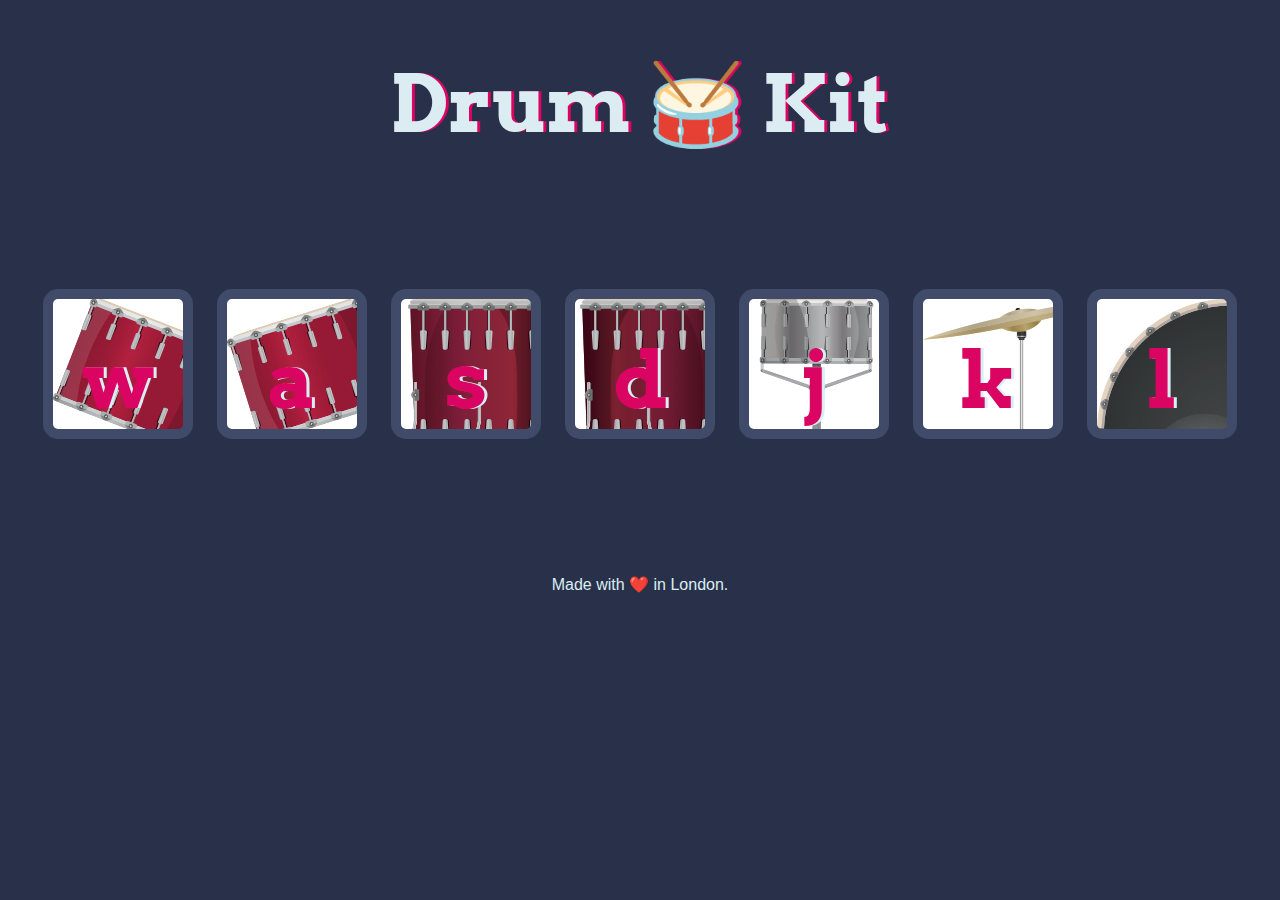
<file: Drum Kit/index.html>
<!DOCTYPE html>
<html lang="en" dir="ltr">

<head>
  <meta charset="utf-8">
  <title>Drum Kit</title>
  <link rel="stylesheet" href="styles.css">
  <link href="https://fonts.googleapis.com/css?family=Arvo" rel="stylesheet">
</head>

<body>

  <h1 id="title">Drum 🥁 Kit</h1>
  <div class="set">
    <button class="w drum">w</button>
    <button class="a drum">a</button>
    <button class="s drum">s</button>
    <button class="d drum">d</button>
    <button class="j drum">j</button>
    <button class="k drum">k</button>
    <button class="l drum">l</button>
  </div>


  <footer>
    Made with ❤️ in London.
  </footer>
  <script src="index.js"></script>
</body>

</html>
</file>
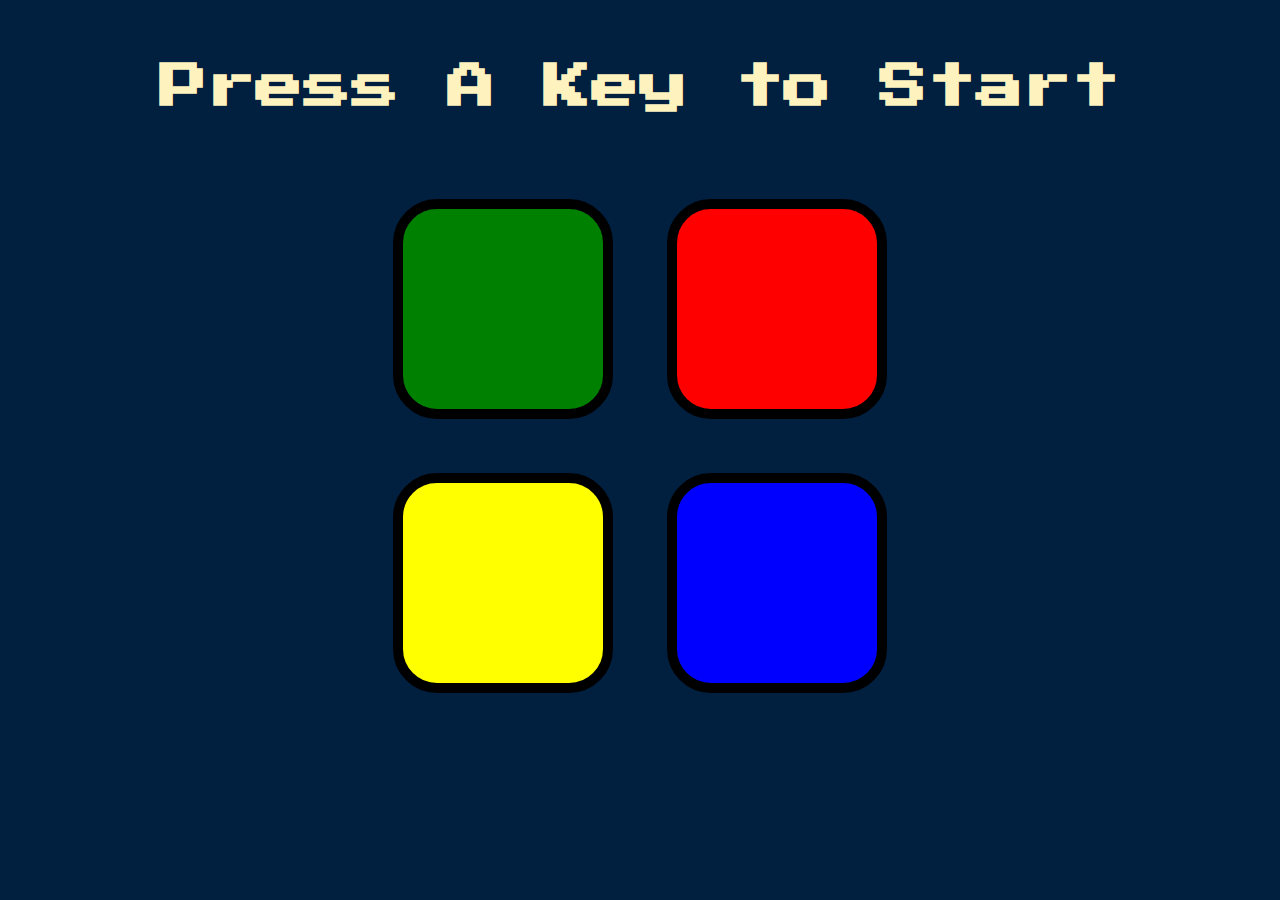
<file: Simon Game Challenge/index.html>
<!DOCTYPE html>
<html lang="en" dir="ltr">

<head>
  <meta charset="utf-8">
  <title>Simon</title>
  <link rel="stylesheet" href="styles.css">
  <link href="https://fonts.googleapis.com/css?family=Press+Start+2P" rel="stylesheet">
</head>

<body>
  <h1 id="level-title">Press A Key to Start</h1>
  <div class="container">
    <div lass="row">

      <div type="button" id="green" class="btn green">

      </div>

      <div type="button" id="red" class="btn red">

      </div>
    </div>

    <div class="row">

      <div type="button" id="yellow" class="btn yellow">

      </div>
      <div type="button" id="blue" class="btn blue">

      </div>

    </div>

  </div>
<script src="https://ajax.googleapis.com/ajax/libs/jquery/3.4.1/jquery.min.js"></script>
<script src="game.js"></script>
</body>

</html>
</file>
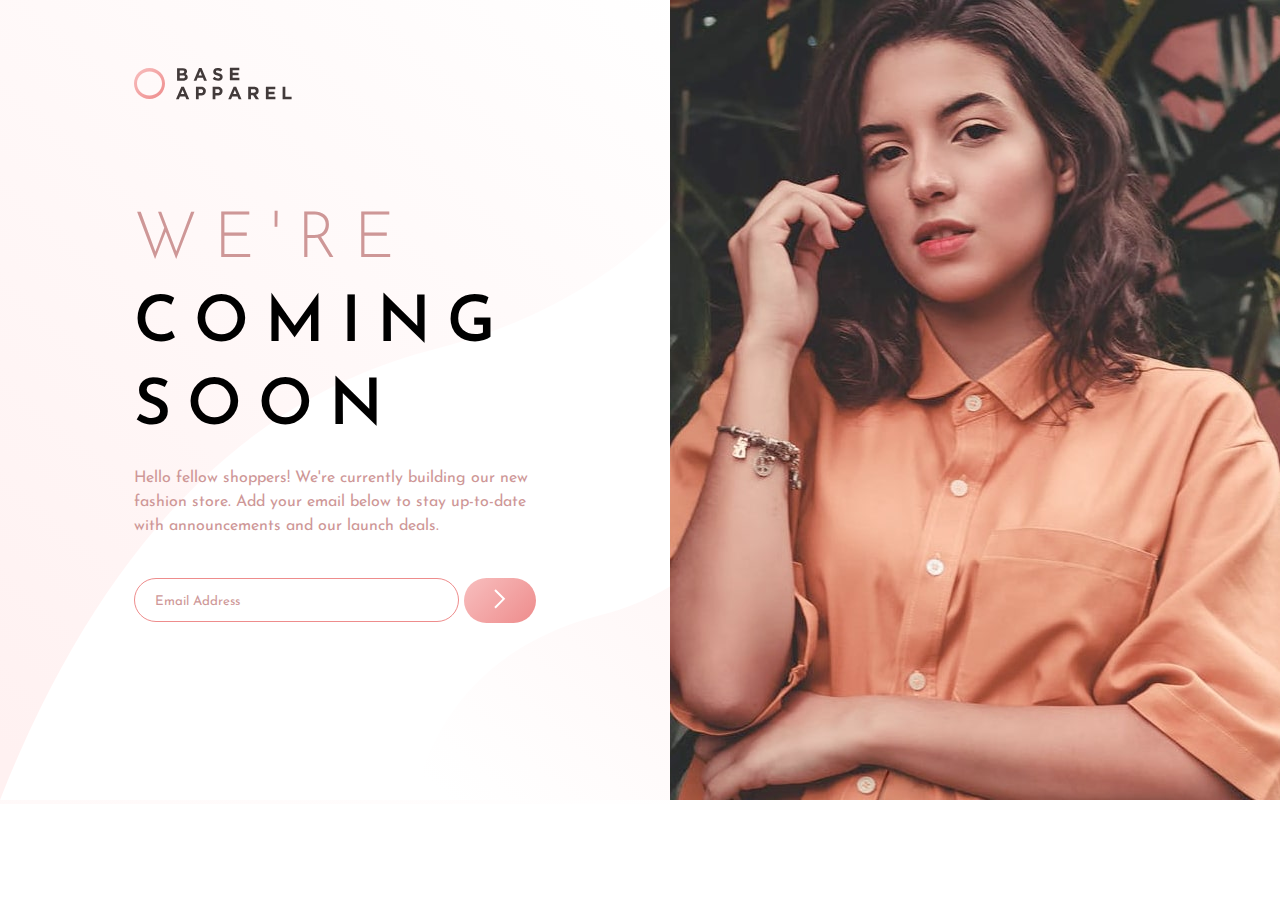
<file: Site - Coming Soon/index.html>
<!DOCTYPE html>
<html lang="en">
<head>
  <meta charset="UTF-8">
  <meta name="viewport" content="width=device-width, initial-scale=1.0"> <!-- displays site properly based on user's device -->

  <link rel="icon" type="image/png" sizes="32x32" href="./images/favicon-32x32.png">

  <!-- CSS -->
  <link rel="stylesheet" href="css/styles.css">

  <!-- GOOGLE FONTS -->
  <link href="https://fonts.googleapis.com/css2?family=Josefin+Sans:wght@300;400;600&display=swap" rel="stylesheet">
  
  <title>Frontend Mentor | Base Apparel coming soon page</title>

  <!-- Feel free to remove these styles or customise in your own stylesheet 👍 -->
  <style>
    .attribution { font-size: 11px; text-align: center; }
    .attribution a { color: hsl(228, 45%, 44%); }
  </style>
</head>


<body>

  <section class="flexbox">
    <div  class="divisao1">

      <header class="header">
        <img src="images/logo.svg" alt="logotipo">
      </header>

      <div class="textos">
      <h1 class="titulo1">WE'RE<br><span id="titulo2">COMING SOON</span></h1>

      <p> Hello fellow shoppers! We're currently building our new fashion store. 
      Add your email below to stay up-to-date with announcements and our launch deals.</p>

      <!-- Email Address - Formularios -->
      <div class="emailbox">
        <input class="email" type="email" placeholder="Email Address" >
        <button class="botao">
          <img src="images/icon-arrow.svg" alt="">
        </button>
      </div>

<!--       <footer class="rodape">
        <p class="attribution">
          Challenge by <a href="https://www.frontendmentor.io?ref=challenge" target="_blank">Frontend Mentor</a>. 
          Coded by <a href="#">Silvio Carreiro</a>.
        </p>
      </footer> -->
      </div>


    </div>




    <div class="divisao2">
      <img src="images/hero-desktop.jpg" alt="woman">
    </div>
  </div>

</body>
</html>
</file>
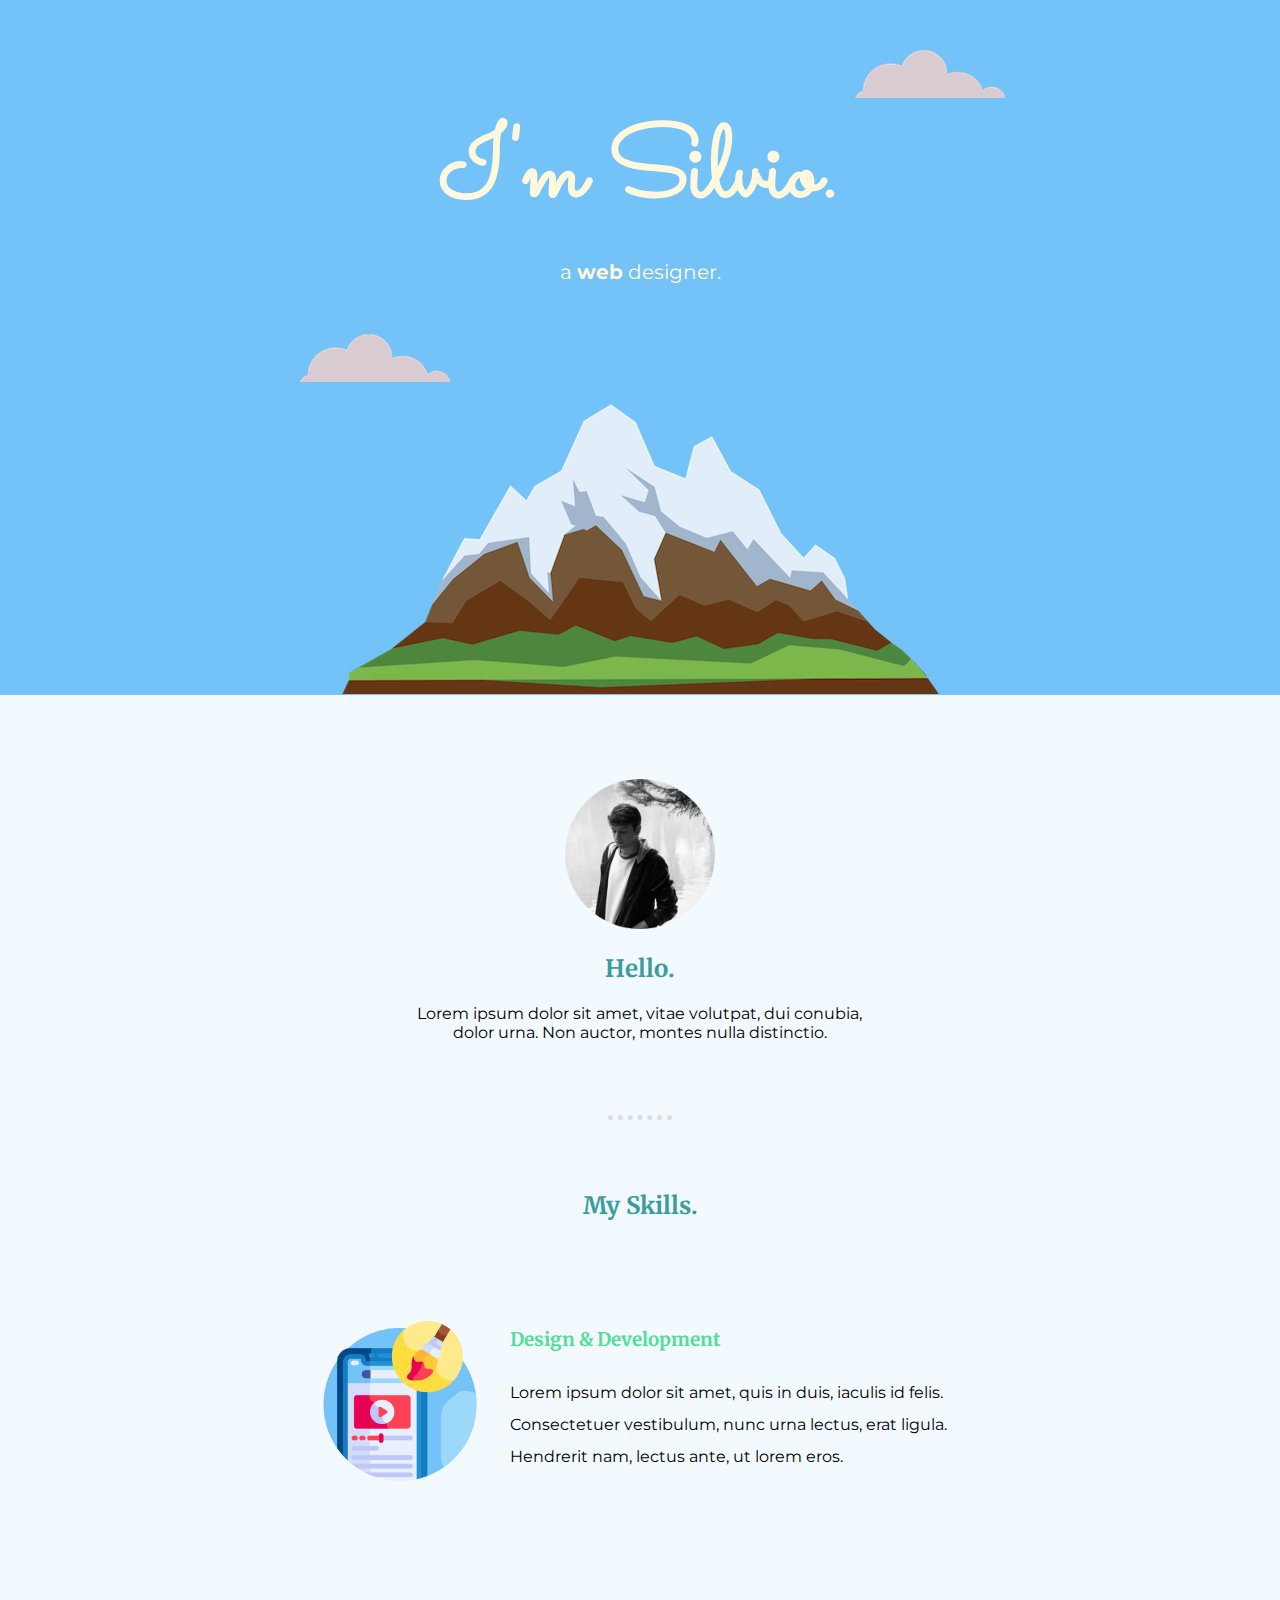
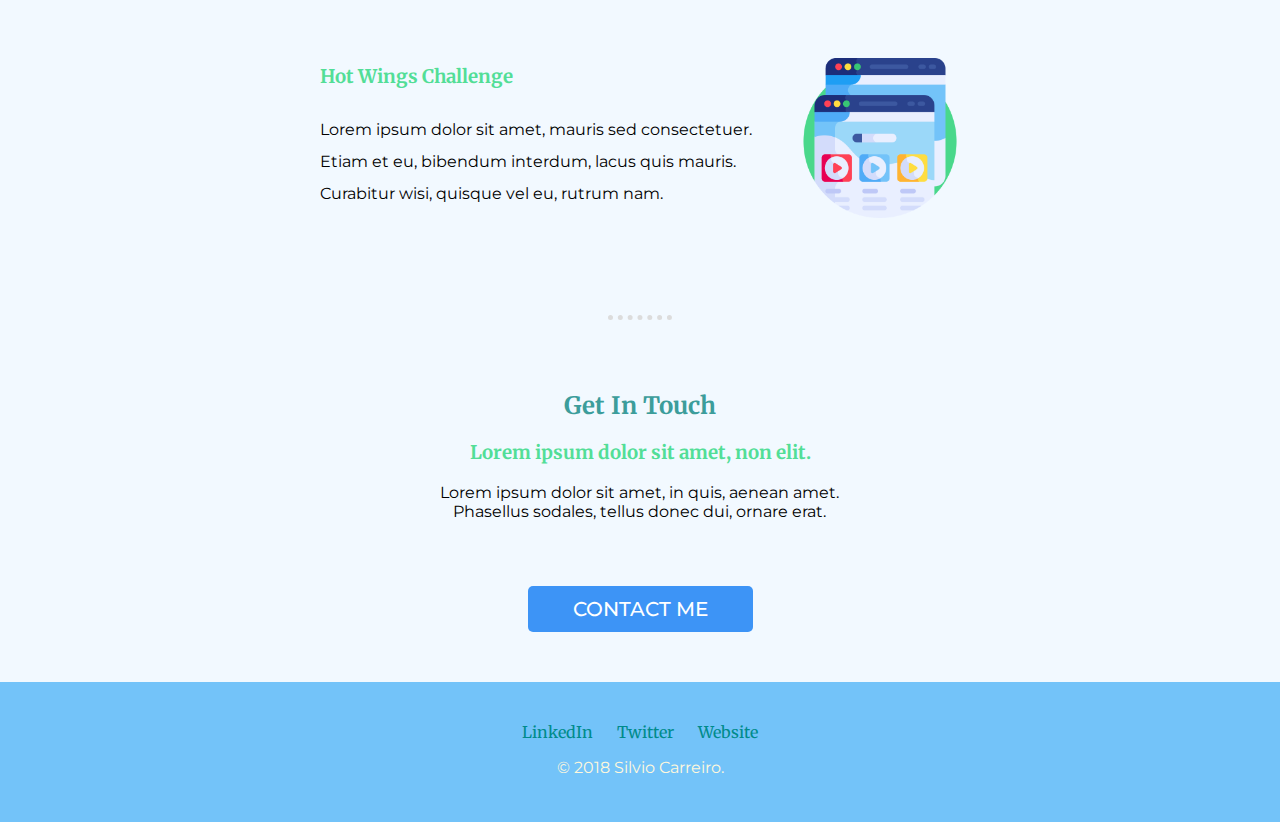
<file: Treino CSS - My Site/index.html>
<!DOCTYPE html>
<html>
<head>
    <meta charset="UTF-8">
    <meta name="viewport" content="width=device-width, initial-scale=1.0">
    <title>Silvio Carreiro</title>
    <link rel="stylesheet" href="css/styles.css">
    <link rel="icon" href="favicon.ico">
    <link href="https://fonts.googleapis.com/css?family=Merriweather|Montserrat|Sacramento&display=swap" rel="stylesheet">
</head>
<body>
    <div class="top-container">
        <img class="top-cloud" src="images/cloud.png" alt="cloud-img">
        <h1>I'm Silvio.</h1>
        <p class="subtitulo">a <strong>web</strong> designer.</p>
        <img class="bottom-cloud" src="images/cloud.png" alt="cloud-img">
        <img class="montanha" src="images/mountain.png" alt="mountain-img">
        <div class="middle-container">
            <div class="profile">
              <img class="fotoperfil" src="images/circle-cropped.png" alt="profile-img">
              <h2>Hello.</h2>
              <p class="alinhado">Lorem ipsum dolor sit amet, vitae volutpat, dui conubia, dolor urna. Non auctor, montes nulla distinctio.</p>
            </div>
            <hr>
            <div class="skills">
              <h2>My Skills.</h2>
              <div class="skill-row">
                <img class="primeiraimg" src="images/digital-learning.png" alt="learning-img">
                <h3>Design & Development</h3>
                <p>Lorem ipsum dolor sit amet, quis in duis, iaculis id felis. Consectetuer vestibulum, nunc urna lectus, erat ligula. Hendrerit nam, lectus ante, ut lorem eros.</p>
              </div>
              <div class="skill-row">
                <img class="segundaimg" src="images/computer.png" alt="computer-img">
                <h3>Hot Wings Challenge</h3>
                <p>Lorem ipsum dolor sit amet, mauris sed consectetuer. Etiam et eu, bibendum interdum, lacus quis mauris. Curabitur wisi, quisque vel eu, rutrum nam.</p>
              </div>
            </div>
            <hr>
            <div class="contact-me">
              <h2>Get In Touch</h2>
              <h3>Lorem ipsum dolor sit amet, non elit.</h3>
              <p class="alinhado">Lorem ipsum dolor sit amet, in quis, aenean amet. Phasellus sodales, tellus donec dui, ornare erat.</p>
              <a class="BUTTON_FFK" href="mailto:name@email.com">CONTACT ME</a>
            </div>
          </div>
          
          
          <div class="bottom-container">
            <a class="footer-link" href="https://www.linkedin.com/">LinkedIn</a>
            <a class="footer-link" href="https://twitter.com/">Twitter</a>
            <a class="footer-link" href="https://www.appbrewery.co/">Website</a>
            <p class="rodape">© 2018 Silvio Carreiro.</p>
          </div>
</body>
</html>
</file>
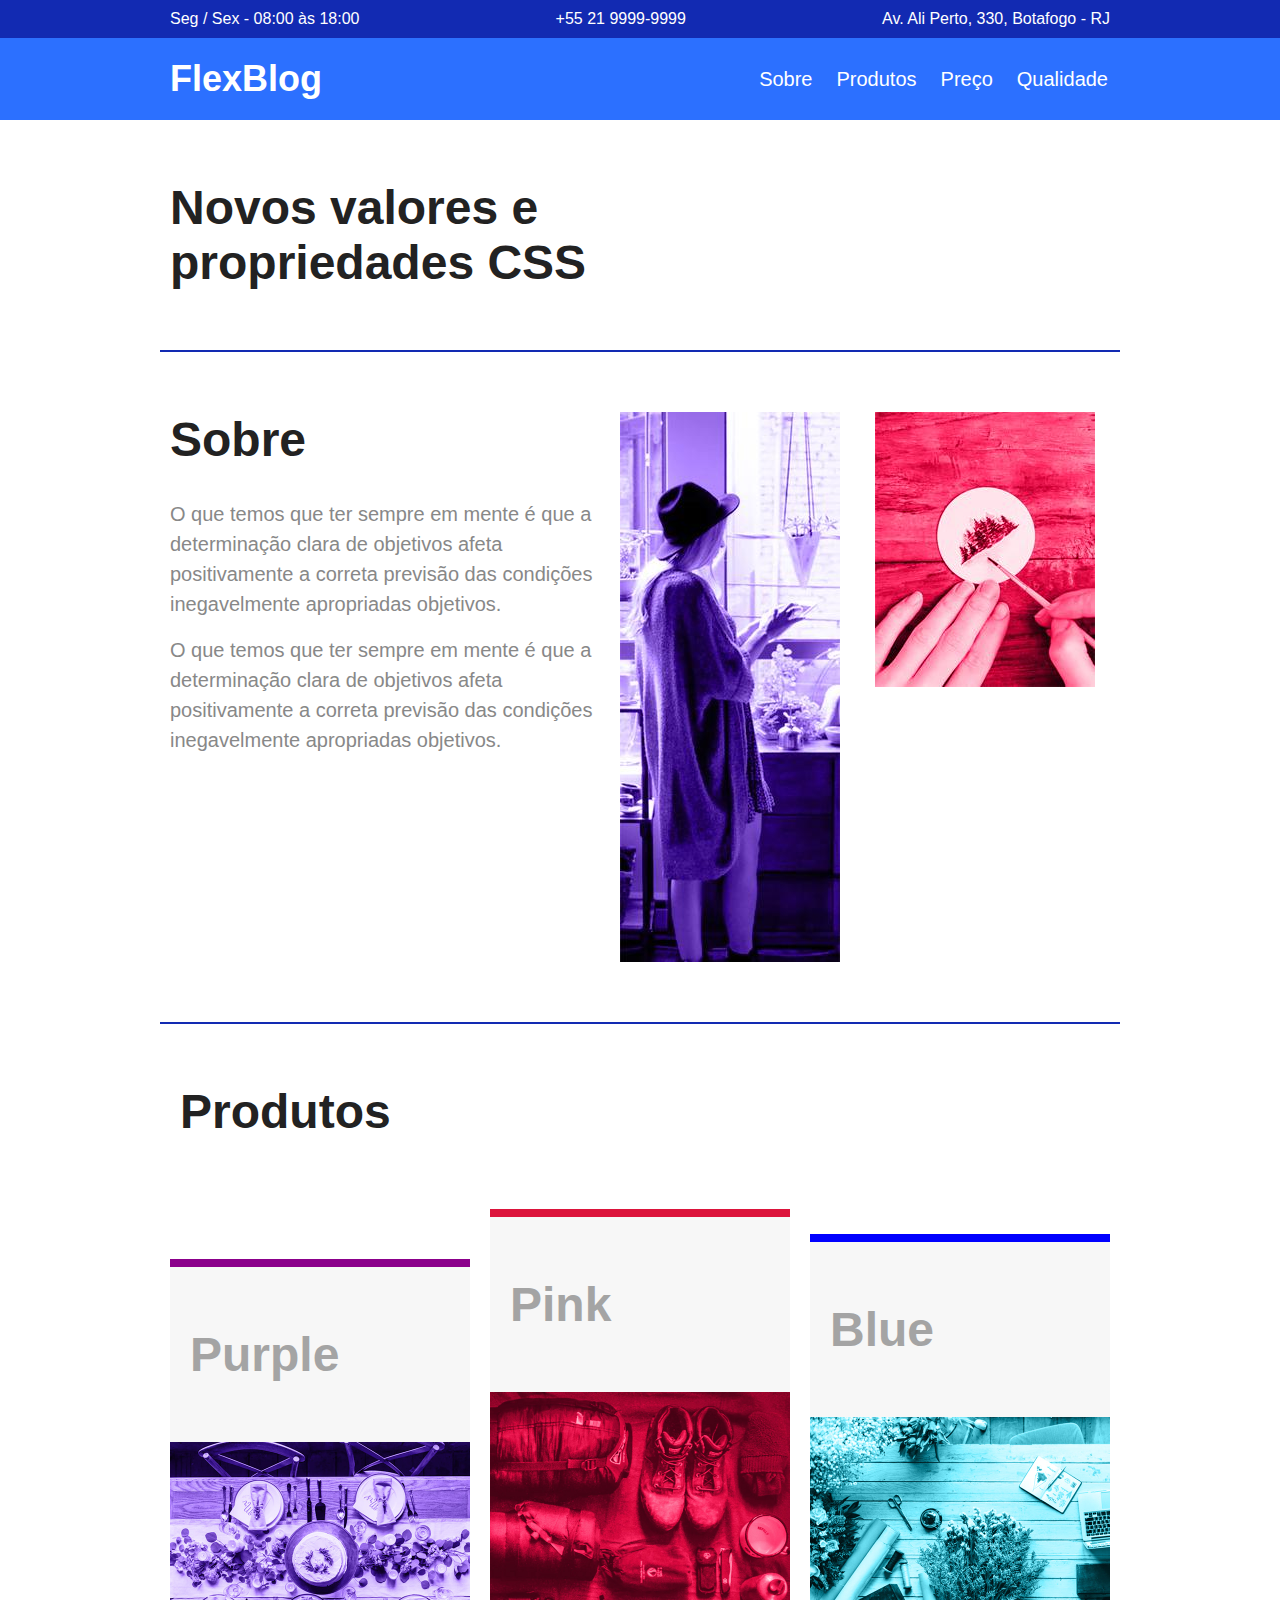
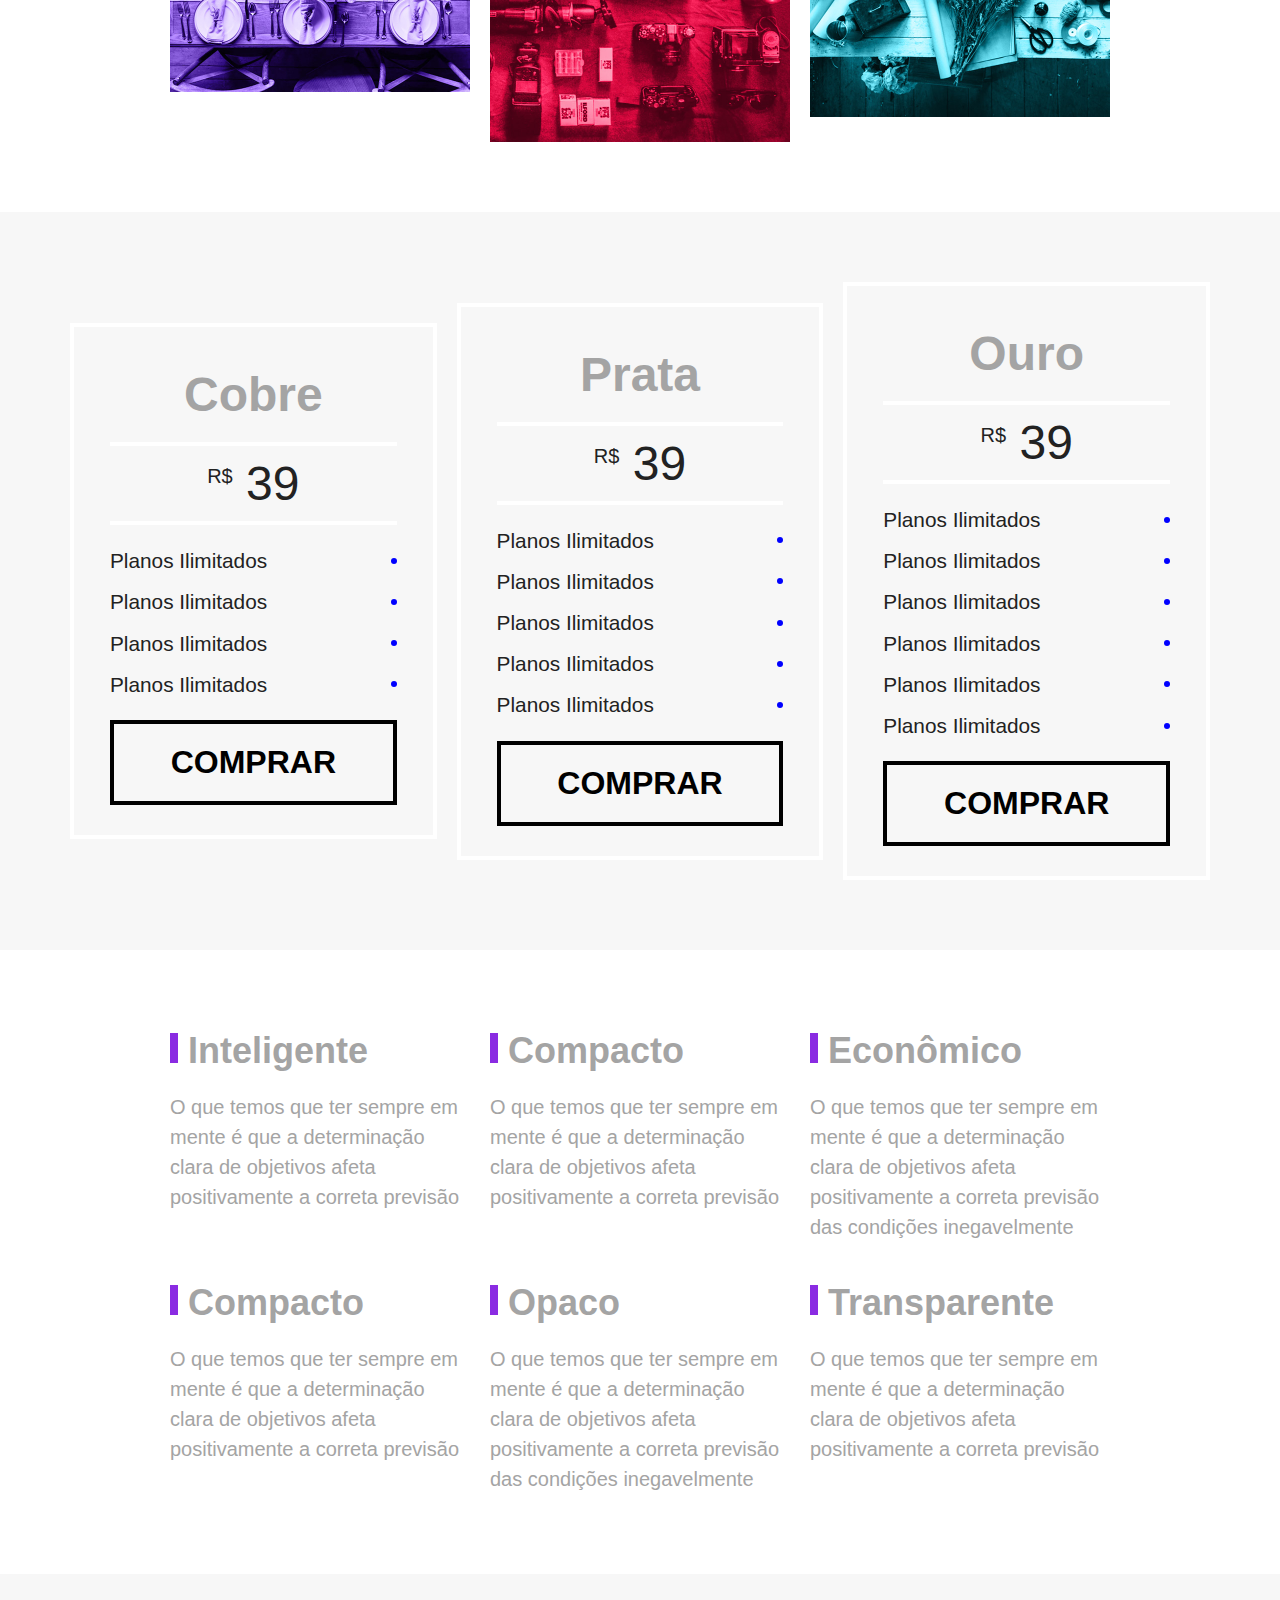
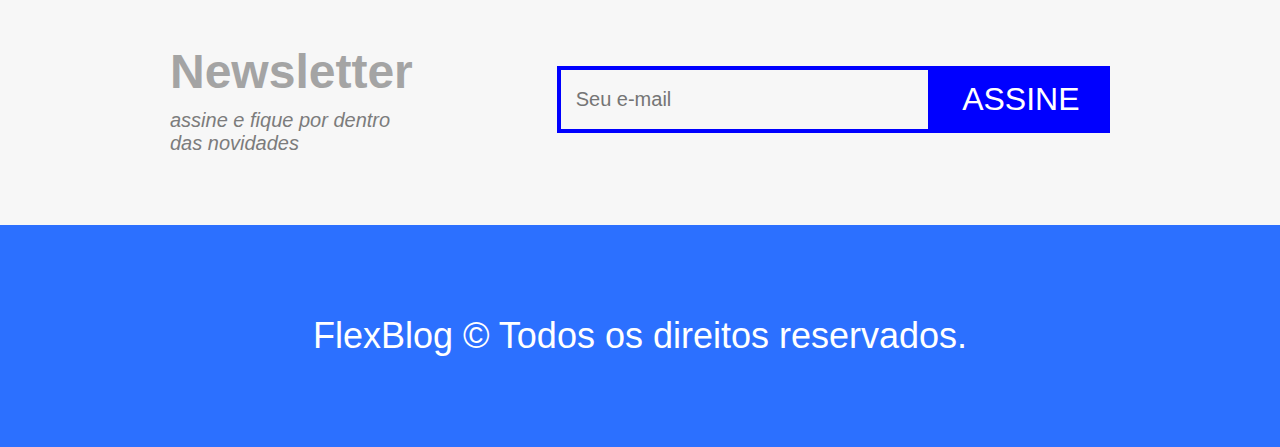
<file: Treino Flexbox/index.html>
<!DOCTYPE html>
<html lang="en">
<head>
    <meta charset="UTF-8">
    <meta name="viewport" content="width=device-width, initial-scale=1.0">
    <title>Flexbox</title>

    <link rel="stylesheet" href="styles.css">
</head>
<body>
    <div class="info-inicial-bg">
        <div class="info-inicial">
            <p>Seg / Sex - 08:00 às 18:00</p>
            <a href="tel:+55 21 9999-9999">+55 21 9999-9999</a>
            <p>Av. Ali Perto, 330, Botafogo - RJ</p>
        </div>
    </div>

    <header class="header-bg">
        <div class="header">
            <div class="logo">
               <a href="#">FlexBlog</a> 
            </div>
            <nav class="menu">
                <ul class="menu-flex">
                    <li><a href="#sobre">Sobre</a></li>
                    <li><a href="#produtos">Produtos</a></li>
                    <li><a href="#preco">Preço</a></li>
                    <li><a href="#qualidade">Qualidade</a></li>
                </ul>
            </nav>
        </div>

    </header>

    <h1 class="titulo-principal">Novos valores  e <br> propriedades CSS</h1>

    <section class="sobre" id="sobre">
        <div class="info-sobre">
            <h1>Sobre</h1>
            <p>
                O que temos que ter sempre em mente é que a determinação clara de objetivos afeta positivamente a correta previsão das condições inegavelmente apropriadas objetivos.
            </p>
            <p>
                O que temos que ter sempre em mente é que a determinação clara de objetivos afeta positivamente a correta previsão das condições inegavelmente apropriadas objetivos.
            </p>
        </div>
        <div class="img-sobre">
            <img src="images/imagem-mulher.jpg" alt="mulher">
        </div>
        <div class="img-sobre">
            <img src="images/pintura-arvores.jpg" alt="pintura">
        </div>
    </section>


    <section class="produtos" id="produtos">
        <h1 class="info-sobre h1">Produtos</h1>
        <div class="produtos-flex">
            <div class="produto purple">
                <h2>Purple</h2>
                <img src="images/pratos.jpg" alt="pratos">
            </div>
            <div class="produto pink">
                <h2>Pink</h2>
                <img src="images/viagem.jpg" alt="viagem">
            </div>
            <div class="produto blue">
                <h2>Blue</h2>
                <img src="images/buque.jpg" alt="buque">
            </div>
        </div>
    </section>


    <section class="preco" id="preco">

        <div class="preço-produtos">
            <h2>Cobre</h2>
            <span><sup> R$</sup> 39</span>
            <ul>
                <li>Planos Ilimitados</li>
                <li>Planos Ilimitados</li>
                <li>Planos Ilimitados</li>
                <li>Planos Ilimitados</li>
            </ul>
            <a href="#">Comprar</a>
        </div>

        <div class="preço-produtos">
            <h2>Prata</h2>
            <span><sup> R$</sup> 39</span>
            <ul>
                <li>Planos Ilimitados</li>
                <li>Planos Ilimitados</li>
                <li>Planos Ilimitados</li>
                <li>Planos Ilimitados</li>
                <li>Planos Ilimitados</li>
            </ul>
            <a href="#">Comprar</a>
        </div>

        <div class="preço-produtos">
            <h2>Ouro</h2>
            <span><sup> R$</sup> 39</span>
            <ul>
                <li>Planos Ilimitados</li>
                <li>Planos Ilimitados</li>
                <li>Planos Ilimitados</li>
                <li>Planos Ilimitados</li>
                <li>Planos Ilimitados</li>
                <li>Planos Ilimitados</li>
            </ul>
            <a href="#">Comprar</a>
        </div>

    </section>

    <section class="qualidade" id="qualidade">
        <div class="qualidade-item">
            <h2>Inteligente</h2>
            <p>O que temos que ter sempre em mente é que a determinação clara de objetivos afeta positivamente a correta previsão</p>
        </div>

        <div class="qualidade-item">
            <h2>Compacto</h2>
            <p>O que temos que ter sempre em mente é que a determinação clara de objetivos afeta positivamente a correta previsão</p>
        </div>

        <div class="qualidade-item">
            <h2>Econômico</h2>
            <p>O que temos que ter sempre em mente é que a determinação clara de objetivos afeta positivamente a correta previsão das condições inegavelmente</p>
        </div>

        <div class="qualidade-item">
            <h2>Compacto</h2>
            <p>O que temos que ter sempre em mente é que a determinação clara de objetivos afeta positivamente a correta previsão</p>
        </div>

        <div class="qualidade-item">
            <h2>Opaco</h2>
            <p>O que temos que ter sempre em mente é que a determinação clara de objetivos afeta positivamente a correta previsão das condições inegavelmente</p>
        </div>

        <div class="qualidade-item">
            <h2>Transparente</h2>
            <p>O que temos que ter sempre em mente é que a determinação clara de objetivos afeta positivamente a correta previsão</p>
        </div>
    </section>

    <section class="newsletter">
        <div class="newsletter-info">
            <h1>Newsletter</h1>
            <p>assine e fique por dentro das novidades</p>
        </div>
        <div class="newsletter-form">
            <input type="email" placeholder="Seu e-mail" name="#" id="#">
            <button type="submit">Assine</button>
        </div>
    </section>

    <footer>
        <p>FlexBlog © Todos os direitos reservados.</p>
    </footer>
</body>
</html>
</file>
<file: Drum Kit/styles.css>
body {
  text-align: center;
  background-color: #283149;
}

h1 {
  font-size: 5rem;
  color: #DBEDF3;
  font-family: "Arvo", cursive;
  text-shadow: 3px 0 #DA0463;

}

footer {
  color: #DBEDF3;
  font-family: sans-serif;
}

.w {
    background-image: url(images/tom1.png);
}

.a {
  background-image: url(images/tom2.png);
}

.s {
  background-image: url(images/tom3.png);
}

.d {
  background-image: url(images/tom4.png);
}

.j {
  background-image: url(images/snare.png);
}

.k {
  background-image: url(images/crash.png);
}

.l {
  background-image: url(images/kick.png);
}

.set {
  margin: 10% auto;
}

.game-over {
  background-color: red;
  opacity: 0.8;
}

.pressed {
  box-shadow: 0 3px 4px 0 #DBEDF3;
  opacity: 0.5;
}

.red {
  color: red;
}

.drum {
  outline: none;
  border: 10px solid #404B69;
  font-size: 5rem;
  font-family: 'Arvo', cursive;
  line-height: 2;
  font-weight: 900;
  color: #DA0463;
  text-shadow: 3px 0 #DBEDF3;
  border-radius: 15px;
  display: inline-block;
  width: 150px;
  height: 150px;
  text-align: center;
  margin: 10px;
  background-color: white;
}
</file>
<file: Simon Game Challenge/styles.css>
body {
  text-align: center;
  background-color: #011F3F;
}

#level-title {
  font-family: 'Press Start 2P', cursive;
  font-size: 3rem;
  margin:  5%;
  color: #FEF2BF;
}

.container {
  display: block;
  width: 50%;
  margin: auto;

}

.btn {
  margin: 25px;
  display: inline-block;
  height: 200px;
  width: 200px;
  border: 10px solid black;
  border-radius: 20%;
}

.game-over {
  background-color: red;
  opacity: 0.8;
}

.red {
  background-color: red;
}

.green {
  background-color: green;
}

.blue {
  background-color: blue;
}

.yellow {
  background-color: yellow;
}

.pressed {
  box-shadow: 0 0 20px white;
  background-color: grey;
}
</file>
<file: Site - Coming Soon/css/styles.css>
body {
    margin: 0;
    padding: 0;
}

.flexbox {
    display: flex;
}

/* Logo Header */

.header {
    padding: 10% 20% 0;
}

/* Estilização Headline */

.titulo1{
    font-size: 4rem;
    font-weight: 300;
    letter-spacing: 1rem;
    margin-bottom: 0;
    line-height: 1.3;
    
}

#titulo2{
    line-height: 1;
    font-size: 4rem;
    font-weight: 600;
    letter-spacing: 1rem;
    color: black;
}

/* Textos */

.divisao1 {
    background-image: url(../images/bg-pattern-desktop.svg);
}

.textos {
    line-height: 1.5;
    padding: 8% 20% 0;
    font-family: 'Josefin Sans', sans-serif;
    color: hsl(0, 36%, 70%);

}

/* Caixa de Email */

.emailbox {
    display: flex;
}

.email {
    padding-left: 20px;
    margin-right: 5px;
    width: 100%;
    height: 40px;
    border-radius: 50px;
    border: 1px hsl(0, 74%, 74%) solid;
}

::placeholder {
    font-family: 'Josefin Sans', sans-serif;
    color: hsl(0, 36%, 70%);
}

.emailbox {
    margin-top: 10%;
}

/* Botao */

.botao {
    position: relative;
    width: 23%;
    height: 45px;
    border-radius: 40px;
    background-image: linear-gradient(135deg,hsl(0, 80%, 86%), hsl(0, 74%, 74%));
    background-repeat: no-repeat;
    background-position: center;
    border: none;
}



/* Rodape */

.divisao1 .rodape {
    background-color: springgreen;
}
</file>
<file: Treino CSS - My Site/css/styles.css>
body {
    margin: 0px;
    text-align: center;
    font-family: fantasy;
    font-family: 'Merriweather', serif;
}

h1 {
    font-family: 'Sacramento';
    margin-top: 0px;
    color: cornsilk;
    font-size: 6.25rem;
    margin-bottom: 0;
}

p {
   
    font-family: 'Montserrat';
    padding-bottom: 85px;
}

h2 {
    color: #3c9d9b;
}

h3 {
    color: #52de97;
}

.subtitulo {
    margin-top: 4px;
    font-size: 1.25rem;
    color: cornsilk;
    padding-bottom: 22px;
    font-weight: normal;
    line-height: 2;
}

.top-container {
    background-color: #73c3f9;
   /* background-color: #024788;*/
    padding-top: 50px;
}

.middle-container {
    background-color: #f2f9ff;
}

.bottom-container {
    background-color: #73c3f9;
    margin-top: 40px;
}

.top-cloud {
    position: relative;
    left: 290px
} 

.bottom-cloud {
    position: absolute;
    left: 300px;
}

.montanha {
    position: relative;
    top: 3px;
}

.fotoperfil {
    padding-top: 84px;
    height: 150px;
}

.skill-row {
    width: 50%;
    position: relative;
    margin: 100px auto;
    text-align: left;
    line-height: 2;
    margin-bottom: 20px;
}

.primeiraimg {
    width: 25%;
    float: left;
    margin-right: 30px;
}

.segundaimg {
    width: 25%;
    float: right;
    margin-left: 30px;
}

.alinhado{
    width: 36%;
    margin: 0 auto;
    padding-bottom: 65px;
}

hr {
    color: gainsboro;
    border-style: dotted;
    border-left: none;
    border-right: none;
    border-bottom: none;
    width: 5%;
    border-width: 5px;
    margin-bottom: 70px;
    
}

.BUTTON_FFK {
    -webkit-border-radius: 5px;
    -moz-border-radius: 5px;
    border-radius: 5px;
    height: 6px;
    line-height: 6px;
    color: #FFFFFF;
    font-family: 'Montserrat';
    width: 185px;
    font-size: 20px;
    font-weight: 500;
    padding: 20px;
    background-color: #3D94F6;
    border: solid #337FED 0px;
    text-decoration: none;
    display: inline-block;
    cursor: pointer;
    text-align: center;
    margin-bottom: 50px;
    }
    
    .BUTTON_FFK:hover {
    background: #1E62D0;
    border: solid #000000 0px;
    -webkit-border-radius: 3px;
    -moz-border-radius: 3px;
    border-radius: 3px;
    text-decoration: none;
    }

    .rodape {
        color: cornsilk;
        margin-bottom: 0;
        padding-bottom: 45px;
    }

    .footer-link{
        padding: 10px;
        text-decoration: none;
        color: darkcyan;
    }

    .footer-link:hover {
        color: beige;
    }
</file>
<file: Treino Flexbox/styles.css>
body, h1, h2, li, p, a, ul {
    margin: 0;
    padding: 0;
}

body {
    font-family: Arial, Helvetica, sans-serif;
    color: #222222;
}

ul {
    list-style: none;
}

a {
    text-decoration: none;
}

img {
    display: block;
    max-width: 100%;
}

* {
    box-sizing: border-box;
}

/* Info Inicial */

.info-inicial-bg {
    background-color: #122ab2;
    color: white;
}

.info-inicial-bg a {
    color: white;
}

.info-inicial {
    max-width: 960px;
    display: flex;
    flex-wrap: wrap;
    margin: 0 auto;
    padding-top: 10px;
    justify-content: space-between;
}

.info-inicial p, .info-inicial a {
    margin: 0 10px 10px;
}

/* Menu de navegação */

.header-bg {
    background-color: #2c70ff;
}

.header {
    max-width: 960px;
    display: flex;
    flex-wrap: wrap;
    align-items: center;
    margin: 0 auto;
    padding: 15px 0;
    justify-content: space-between;
}

.header a {
    color: white;
}

.logo {
    padding: 5px 0;
}

.logo a{
    font-size: 2.25rem;
    margin: 0 10px;
    font-weight: bolder;
}

.menu-flex {
    display: flex;
    flex-wrap: wrap;
}

.menu-flex a {
    padding: 10px;
    font-size: 1.25rem;
    display: block;
    margin: 2px;
}

.menu-flex a:hover {
    border: white 1px solid;
    
}

/* Introdução */

.titulo-principal {
    font-size: 3rem;
    max-width: 960px;
    margin: 0 auto;
    padding: 60px 10px;
}

/* Sobre */

.sobre {
    border-top: 2px solid #122ab2;
    border-bottom: 2px solid #122ab2;
    max-width: 960px;
    margin: 0 auto;
    padding: 60px 0;
    display: flex;
    flex-wrap: wrap;
}

.info-sobre {
    flex: 2 1 300px;
    padding: 0 10px;
}

.info-sobre h1 {
    font-size: 3rem;
    margin-bottom: 2rem;
}

.info-sobre p{
    font-size: 1.25rem;
    line-height: 1.5;
    padding-bottom: 1rem;
    color: #888888;
}

.img-sobre {
    flex: 1 1 160px;
    margin: 0 10px;
    min-width: 200px;
}

/* Produtos */

.produtos {
    max-width: 960px;
    margin: 60px auto;
}

.produtos h1 {
    font-size: 3rem;
    margin: 0 10px 60px 10px;
}

.produtos-flex {
    display: flex;
    flex-wrap: wrap;
    align-items: center;
}

.produto {
    flex: 1 1 250px;
    margin: 10px;
}

.produto h2{
    font-size: 3rem;
    color: #a4a4a4;
    background-color: #f7f7f7;
    padding: 60px 20px;
}

.blue {
    border-top: blue 8px solid;
}

.pink {
    border-top: crimson 8px solid;
}

.purple {
    border-top: darkmagenta 8px solid;
}

/* Preço */

.preco {
    background-color: #f7f7f7;
    padding: 60px;
    display: flex;
    margin: 0 auto;
    flex-wrap: wrap;
    align-items: center;
}

.preço-produtos {
    flex: 1;
    border: 4px solid white;
    padding: 20px;
    margin: 10px;
    
}

.preço-produtos h2 {
    font-size: 3rem;
    color: #a4a4a4;
    margin-top: 20px;
    text-align: center;
}

span {
   max-width: 90%;
    margin: 20px auto;
    display: block;
    font-size: 3rem;
    text-align: center;
    padding: 10px;
    border-top: white 4px solid;
    border-bottom: white 4px solid;
}

sup {
    font-size: 1.25rem;
}

.preço-produtos ul{
    font-size: 1.3rem;
    max-width: 90%;
    margin: 20px auto;
    line-height: 1.5;
}

.preço-produtos li{
    display: flex;
    align-items: center;
    justify-content: space-between;
    margin-bottom: 10px;

}

.preço-produtos li::after{
    content: "";
    display: block;
    width: 6px;
    height: 6px;
    background-color: blue;
    border-radius: 100%;
    align-items: center;
}

.preço-produtos a{
    max-width: 90%;
    padding: 20px;
    border: black 4px solid;
    display: block;
    text-align: center;
    font-size: 2rem;
    margin: 10px auto;
    color: black;
    font-weight: bolder;
    text-transform: uppercase;
}

@media (max-width: 800px){
    .preco {
        padding-left: 10px;
        padding-right: 10px;;
    }

    .preco .preço-produtos:nth-child(2){
        order: -2;
    }
    .preco .preço-produtos:nth-child(3){
        order: -1;
    }
}

/* Qualidades */

.qualidade {
    max-width: 960px;
    margin: 60px auto;
    display: flex;
    flex-wrap: wrap;
}

.qualidade-item {
    flex: 1 1 300px;
    min-width: 300px;
    margin: 20px 10px;
}

.qualidade-item h2{
    font-size: 2.25rem;
    color: #a4a4a4;
    margin-bottom: 20px;

}

.qualidade-item h2::before{
    content: "";
    width: 8px;
    height: 30px;
    display: inline-block;
    background-color: blueviolet;
    margin-right: 10px;
}

.qualidade-item p {
    font-size: 1.25rem;
    line-height: 1.5;
    color: #a4a4a4;
}

/* Newsletter */

.newsletter {
    background-color: #f7f7f7;
    padding: 60px calc((100% - 960px)/2);
    display: flex;
    flex-wrap: wrap;
}

.newsletter-info {
    margin: 0 10px;
    flex: 1 1 260px;
}

.newsletter-info h1{
    font-size: 3rem;
    color: #a4a4a4;
    padding: 10px 0;
}

.newsletter-info p {
    font-size: 1.25rem;
    font-style: oblique;
    color: #7c7c7c;
    max-width: 230px;
    margin-bottom: 10px;
}

.newsletter-form {
    flex: 2 1 340px;
    margin: 0 10px;
    align-self: center;
    display: flex;
}

.newsletter-form input{
    flex: 3 1 200px;
    font-size: 1.25rem;
    color: #7c7c7c;
    border: 4px solid blue;
    background-color: transparent;
    padding: 15px;
    margin: 0;
    border-radius: 0;
}

.newsletter-form button{
    flex: 1 1 120px;
    font-size: 2rem;
    font-weight: normal;
    text-transform: uppercase;
    background: blue;
    border: none;
    color: white;
    margin: 0;
    cursor: pointer;
    padding: 15px 10px;
}

/* Footer */

footer {
    background-color: #2c70ff;
    padding: 90px calc((100% - 960px)/2);
    text-align: center;
    font-size: 2.25rem;
    color: white;
}
</file>
